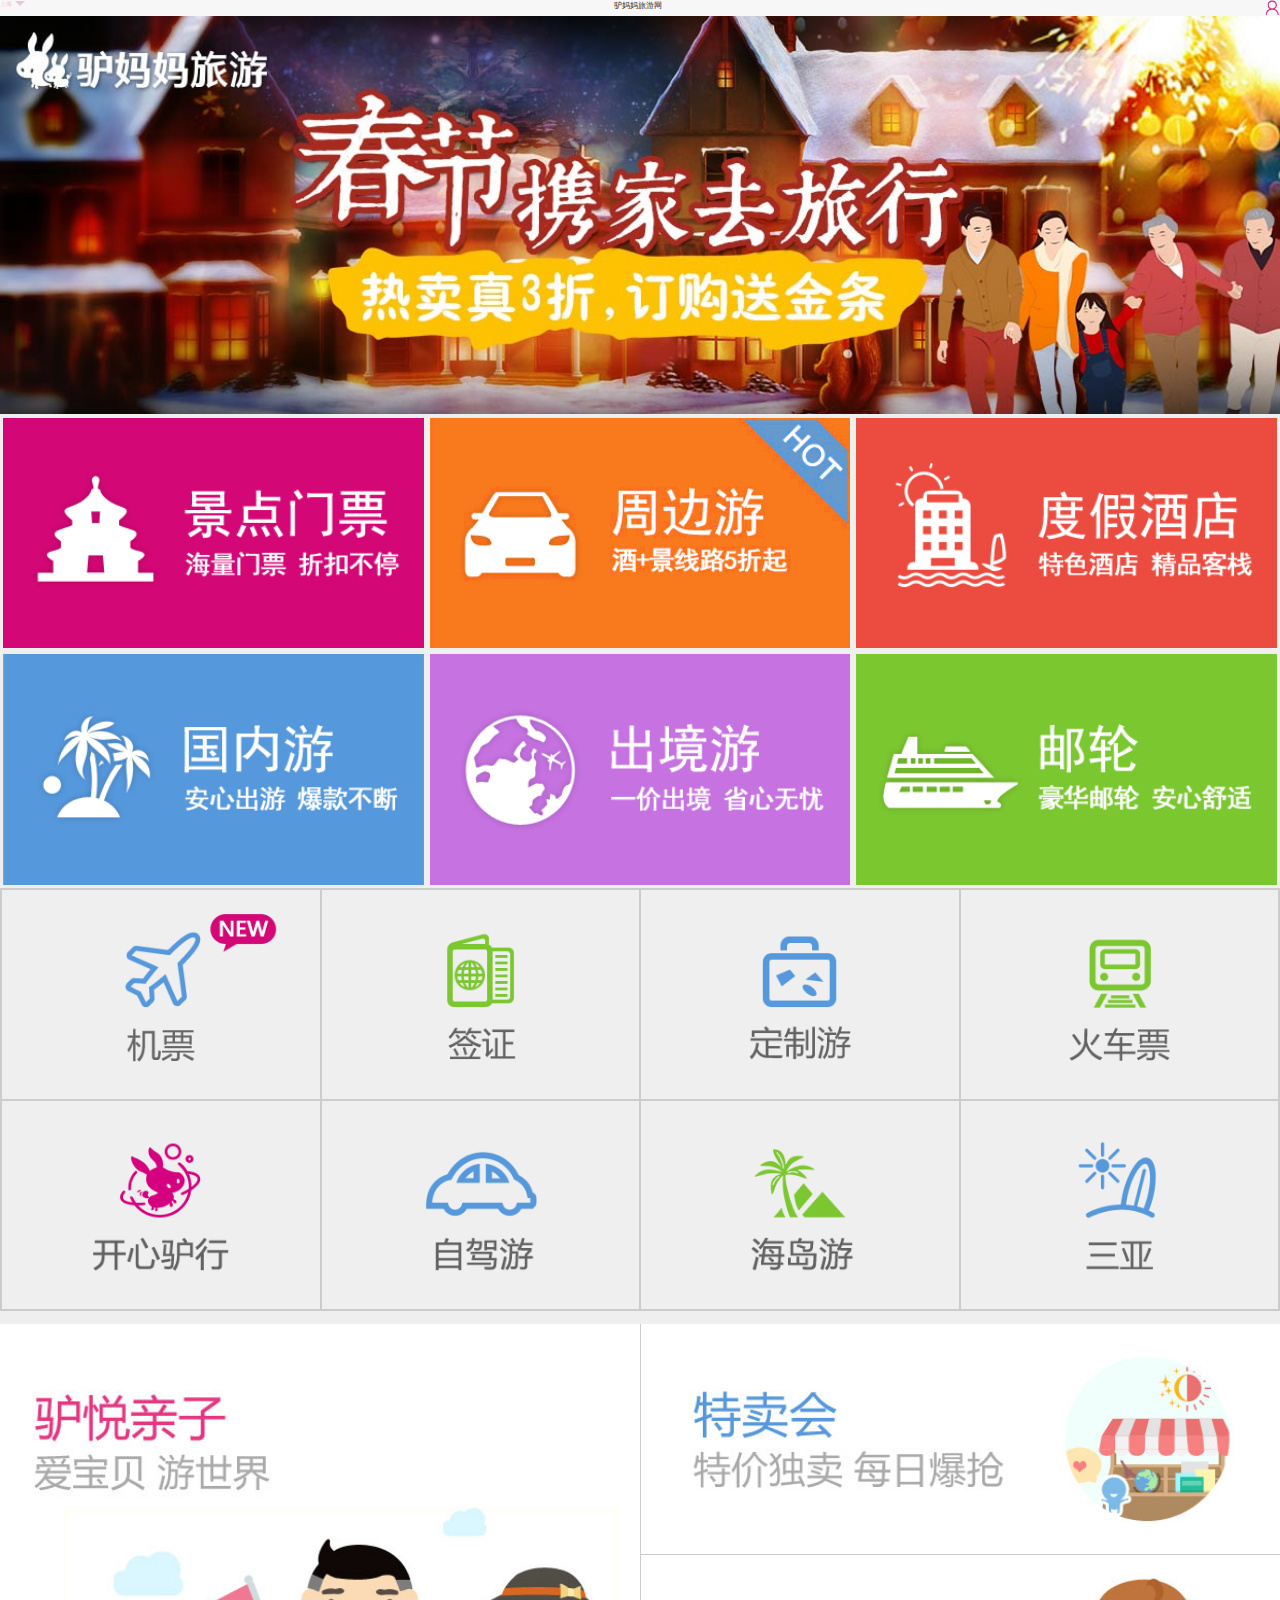
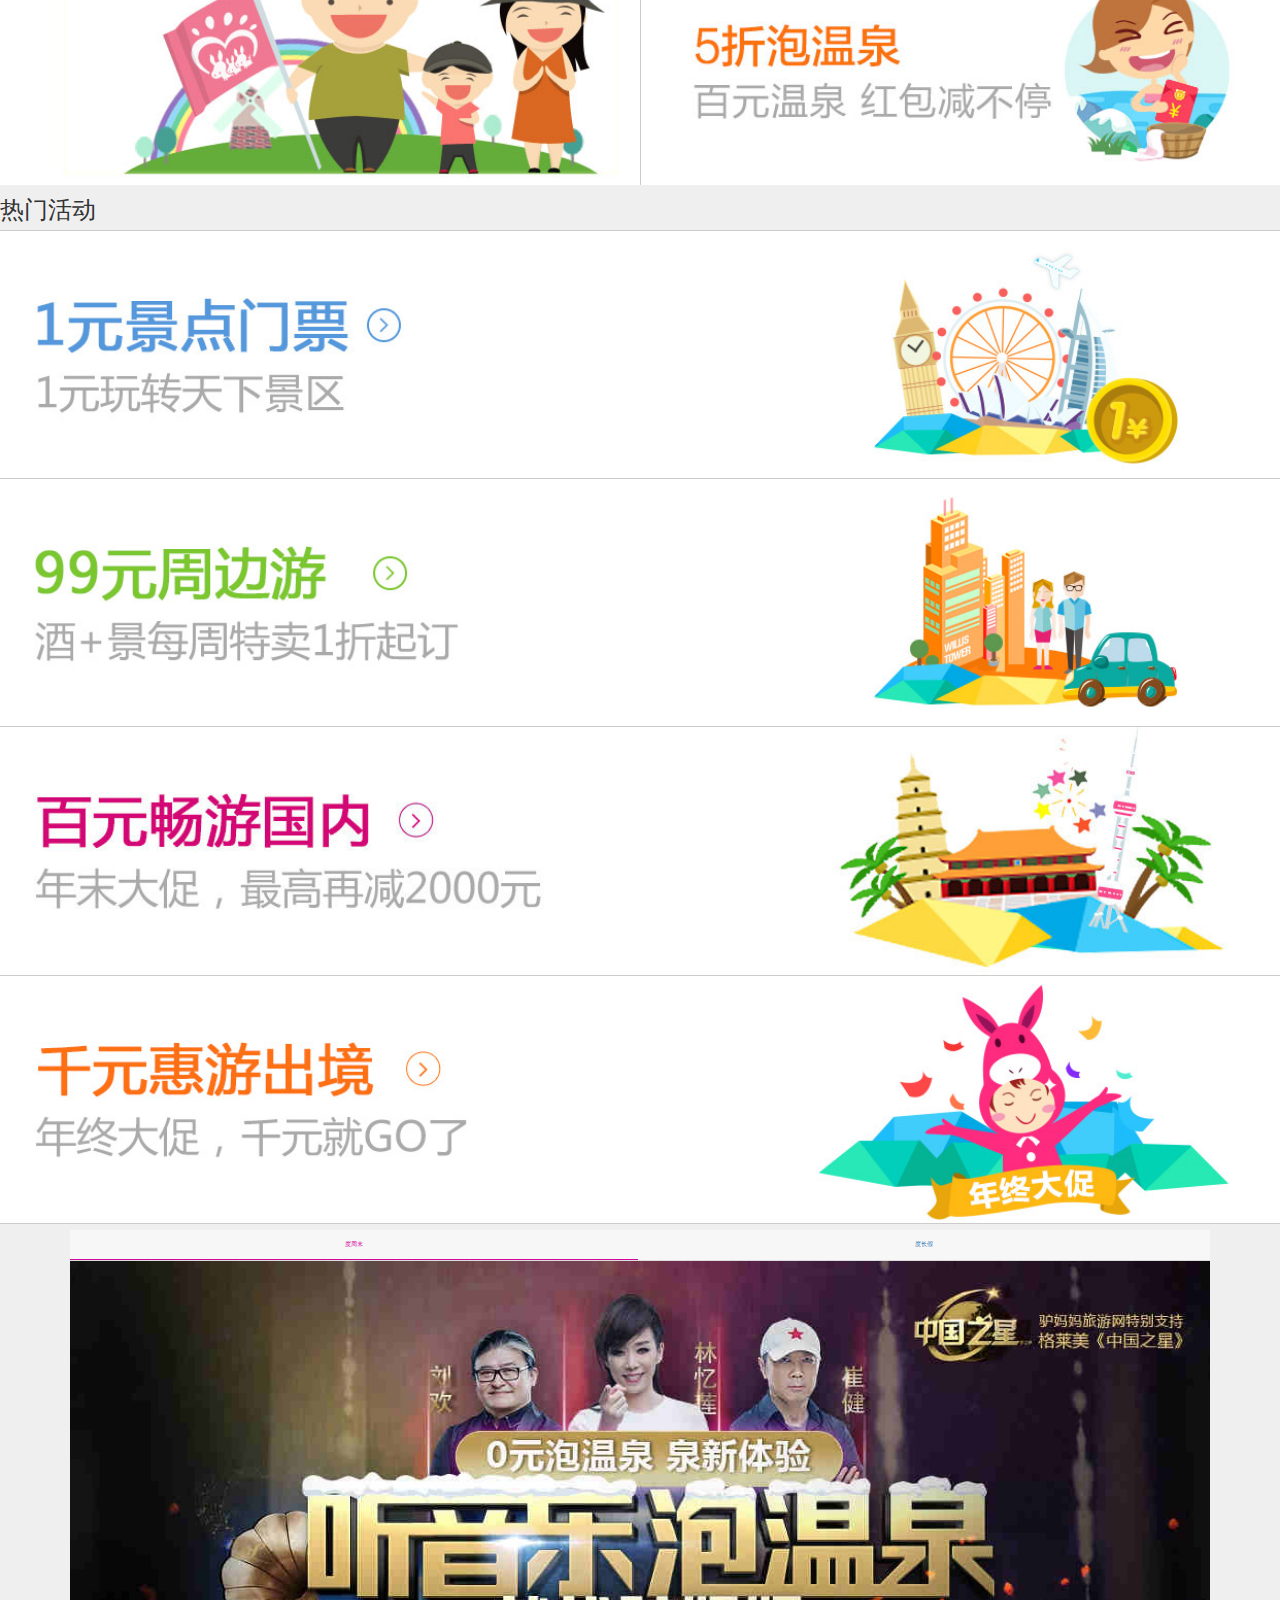
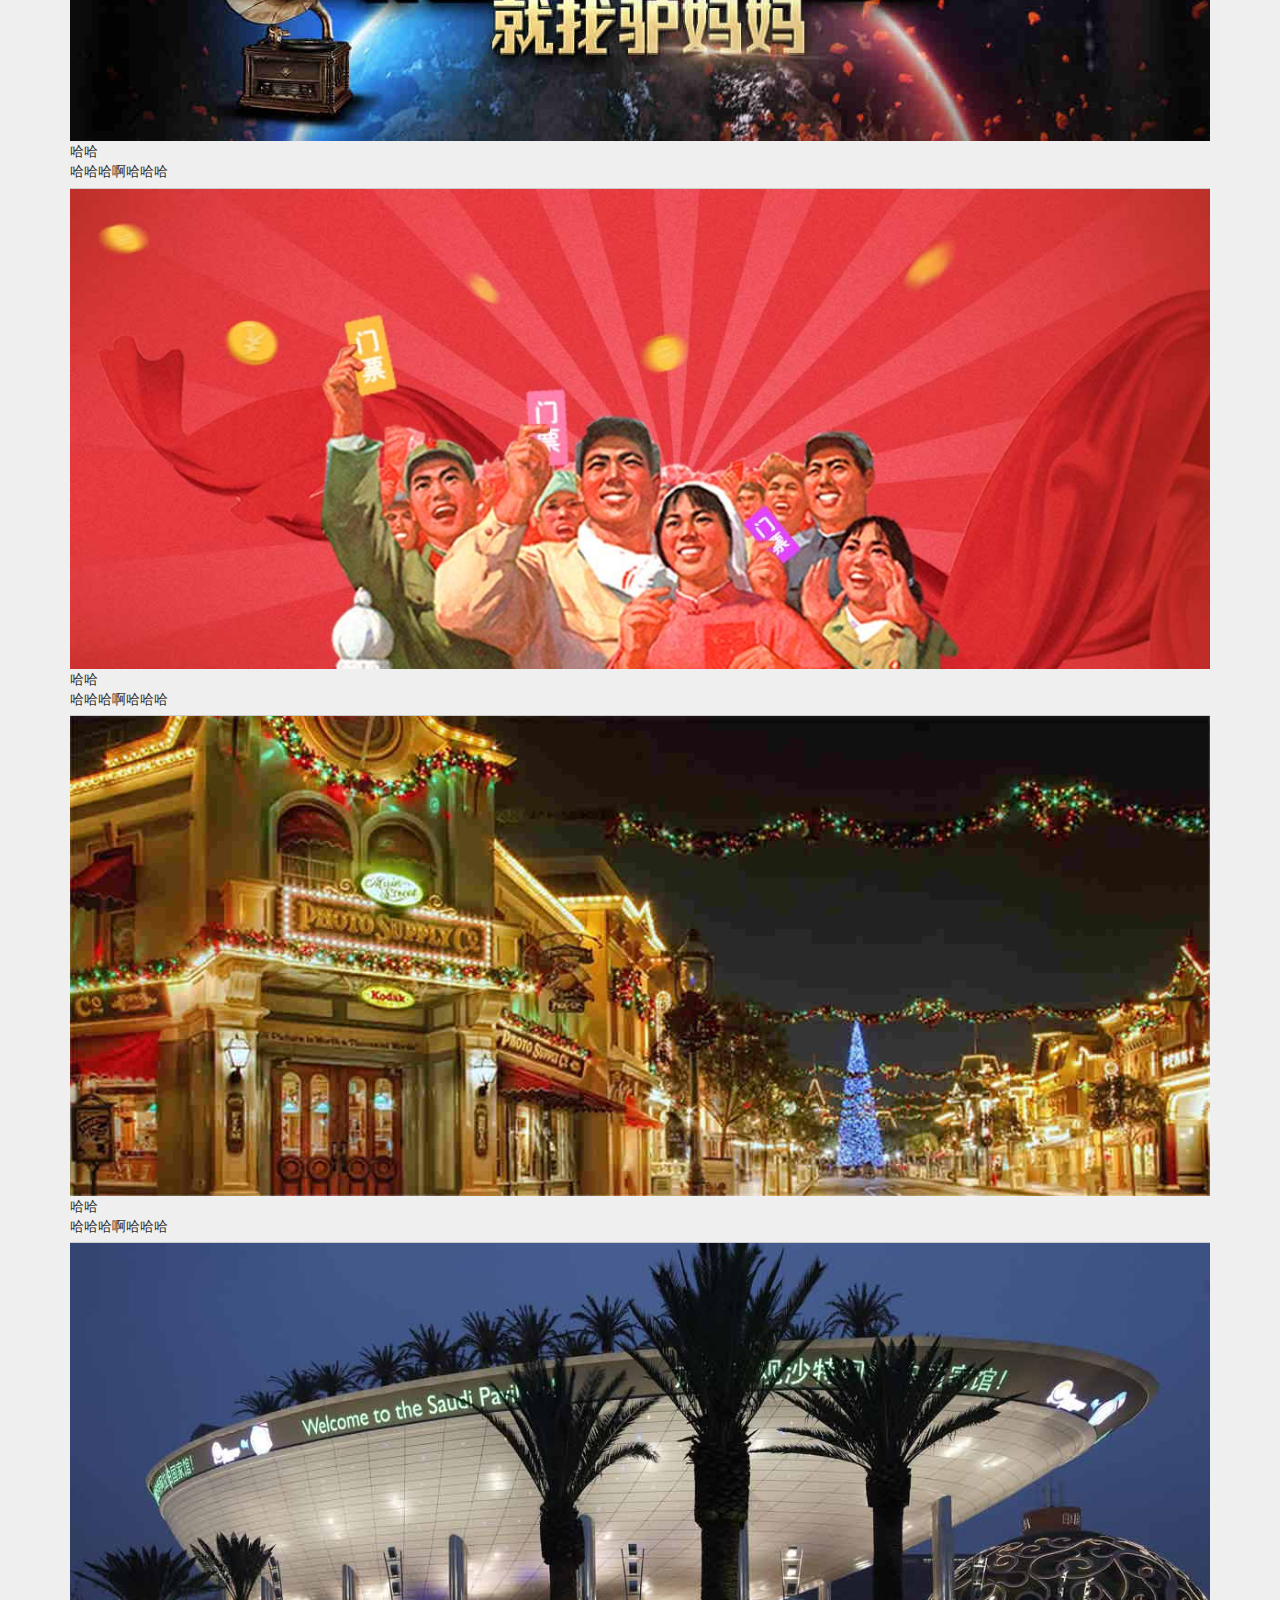
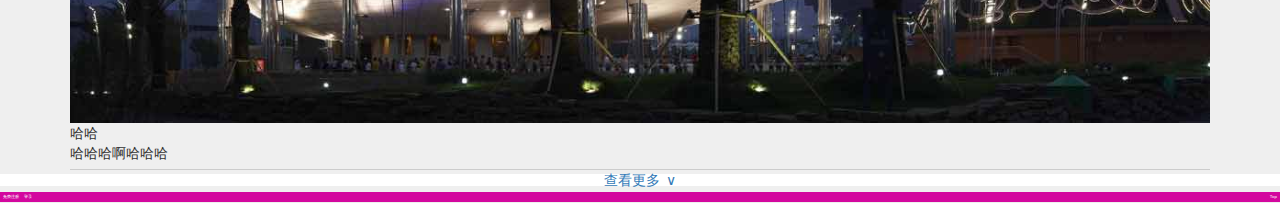
<file: 移动端网页/index.html>
<!DOCTYPE html>
<html lang="en">

<head>
    <meta charset="UTF-8">
    <meta name="viewport" content="width=device-width, initial-scale=1.0">
    <meta http-equiv="X-UA-Compatible" content="ie=edge">
    <title>Document</title>
    <link rel="stylesheet" href="./lib/bootstrap/css/bootstrap.css">
    <link rel="stylesheet" href="./dist/css/swiper.css">
    <link rel="stylesheet" href="./css/index.css">
</head>

<body>
    <div class="nav">
        <div class="address">上海</div>
        <p>驴妈妈旅游网</p>
        <div class="person"></div>
    </div>

    <div class="swiper-container">
        <ul class="swiper-wrapper">
            <li class="swiper-slide">
                <a href="javascript:;">
                    <img src="./images/img/banner1.jpg" alt="">
                </a>
            </li>
            <li class="swiper-slide">
                <a href="javascript:;">
                    <img src="./images/img/banner2.jpg" alt="">
                </a>
            </li>
            <li class="swiper-slide">
                <a href="javascript:;">
                    <img src="./images/img/banner3.jpg" alt="">
                </a>
            </li>
            <li class="swiper-slide">
                <a href="javascript:;">
                    <img src="./images/img/banner4.jpg" alt="">
                </a>
            </li>
            <li class="swiper-slide">
                <a href="javascript:;">
                    <img src="./images/img/banner5.jpg" alt="">
                </a>
            </li>
            <li class="swiper-slide">
                <a href="javascript:;">
                    <img src="./images/img/banner6.jpg" alt="">
                </a>
            </li>
            <li class="swiper-slide">
                <a href="javascript:;">
                    <img src="./images/img/banner7.jpg" alt="">
                </a>
            </li>

        </ul>
    </div>

    <div class="chanpin container-fluid">

        <div class="row">
            <div class="col-xs-4 ">

                <a href="javascript:;"><img src="./images/icon/nav1.png" alt=""></a>

            </div>
            <div class="col-xs-4 ">

                <a href="javascript:;"><img src="./images/icon/nav2.png" alt=""></a>

            </div>
            <div class="col-xs-4 ">

                <a href="javascript:;"><img src="./images/icon/nav3.png" alt=""></a>

            </div>
            <div class="col-xs-4 ">

                <a href="javascript:;"><img src="./images/icon/nav4.png" alt=""></a>

            </div>
            <div class="col-xs-4 ">

                <a href="javascript:;"><img src="./images/icon/nav5.png" alt=""></a>

            </div>
            <div class="col-xs-4 ">
                <a href="javascript:;">
                    <img src="./images/icon/nav6.png" alt="">
                </a>
            </div>
        </div>
    </div>

    <div class="jipiao container-fluid">
        <div class="row">
            <div class="col-xs-3 ">
                <a href="javascript:;">
                    <img src="./images/icon/j1.png" alt="">
                </a>
            </div>
            <div class="col-xs-3 ">
                <a href="javascript:;">
                    <img src="./images/icon/j2.png" alt="">
                </a>
            </div>
            <div class="col-xs-3 ">
                <a href="javascript:;">
                    <img src="./images/icon/j3.png" alt="">
                </a>
            </div>
            <div class="col-xs-3 ">
                <a href="javascript:;">
                    <img src="./images/icon/j4.png" alt="">
                </a>
            </div>
            <div class="col-xs-3 ">
                <a href="javascript:;">
                    <img src="./images/icon/j5.png" alt="">
                </a>
            </div>
            <div class="col-xs-3 ">
                <a href="javascript:;">
                    <img src="./images/icon/j6.png" alt="">
                </a>
            </div>
            <div class="col-xs-3 ">
                <a href="javascript:;">
                    <img src="./images/icon/j7.png" alt="">
                </a>
            </div>
            <div class="col-xs-3 ">
                <a href="javascript:;">
                    <img src="./images/icon/j8.png" alt="">
                </a>
            </div>
        </div>
    </div>

    <div class="productBox">
        <div class="pContent">
            <a href="javascript:;" class="w50 f_left">
                <img src="./images/img/t1.jpg" alt="">
            </a>
            <a href="javascript:;" class="w50 f_left b_bt b_l">
                <img src="./images/img/t3.jpg" alt="">
            </a>
            <a href="javascript:;" class="w50 f_left b_l">
                <img src="./images/img/t2.jpg" alt="">
            </a>
        </div>
    </div>

    <div class="hot">
        <h3>热门活动</h3>
        <img src="./images/img/r1.jpg" alt="">
        <img src="./images/img/r2.jpg" alt="">
        <img src="./images/img/r3.jpg" alt="">
        <img src="./images/img/r4.jpg" alt="">

    </div>

    <div class="tab">
        <div class="container">
            <div class="tabs_parent">
                <ul class="nav nav-tabs" role="tablist">
                    <li role="presentation" class="active"><a href="#p1" aria-controls="p1" role="tab" data-toggle="tab">度周末</a></li>
                    <li role="presentation"><a href="#p2" aria-controls="p2" role="tab" data-toggle="tab">度长假</a></li>
                </ul>
                <div class="tab-content">
                    <div role="tabpanel" class="tab-pane active" id="p1">
                        <div>
                            <img src="./images/img/zm1.jpg" alt="">
                            <p>哈哈</p>
                            <p>哈哈哈啊哈哈哈</p>
                        </div>
                        <div>
                            <img src="./images/img/zm2.jpg" alt="">
                            <p>哈哈</p>
                            <p>哈哈哈啊哈哈哈</p>
                        </div>
                        <div>
                            <img src="./images/img/zm3.jpg" alt="">
                            <p>哈哈</p>
                            <p>哈哈哈啊哈哈哈</p>
                        </div>
                        <div>
                            <img src="./images/img/zm4.jpg" alt="">
                            <p>哈哈</p>
                            <p>哈哈哈啊哈哈哈</p>
                        </div>
                    </div>
                    <div role="tabpanel" class="tab-pane" id="p2">
                        2
                    </div>
                </div>
            </div>
        </div>
    </div>

    <div class="footer">
        <div class="more">
            <a href="javascript:;">查看更多<span>∨</span></a>
        </div>
        <div class="register">
            <div>免费注册<span>登录</span></div>
            <div>Top</div>
        </div>
    </div>



    <script src="./js/jquery.min.js"></script>
    <script src="./dist/js/swiper.js"></script>
    <script src="./lib/bootstrap/js/bootstrap.js"></script>
    <script>
        var mySwiper = new Swiper('.swiper-container', {
            autoplay: 2000,
            loop: true,
            pagination: ".swiper-pagination",
            paginationClickable: true,
        });
    </script>
</body>

</html>
</file>
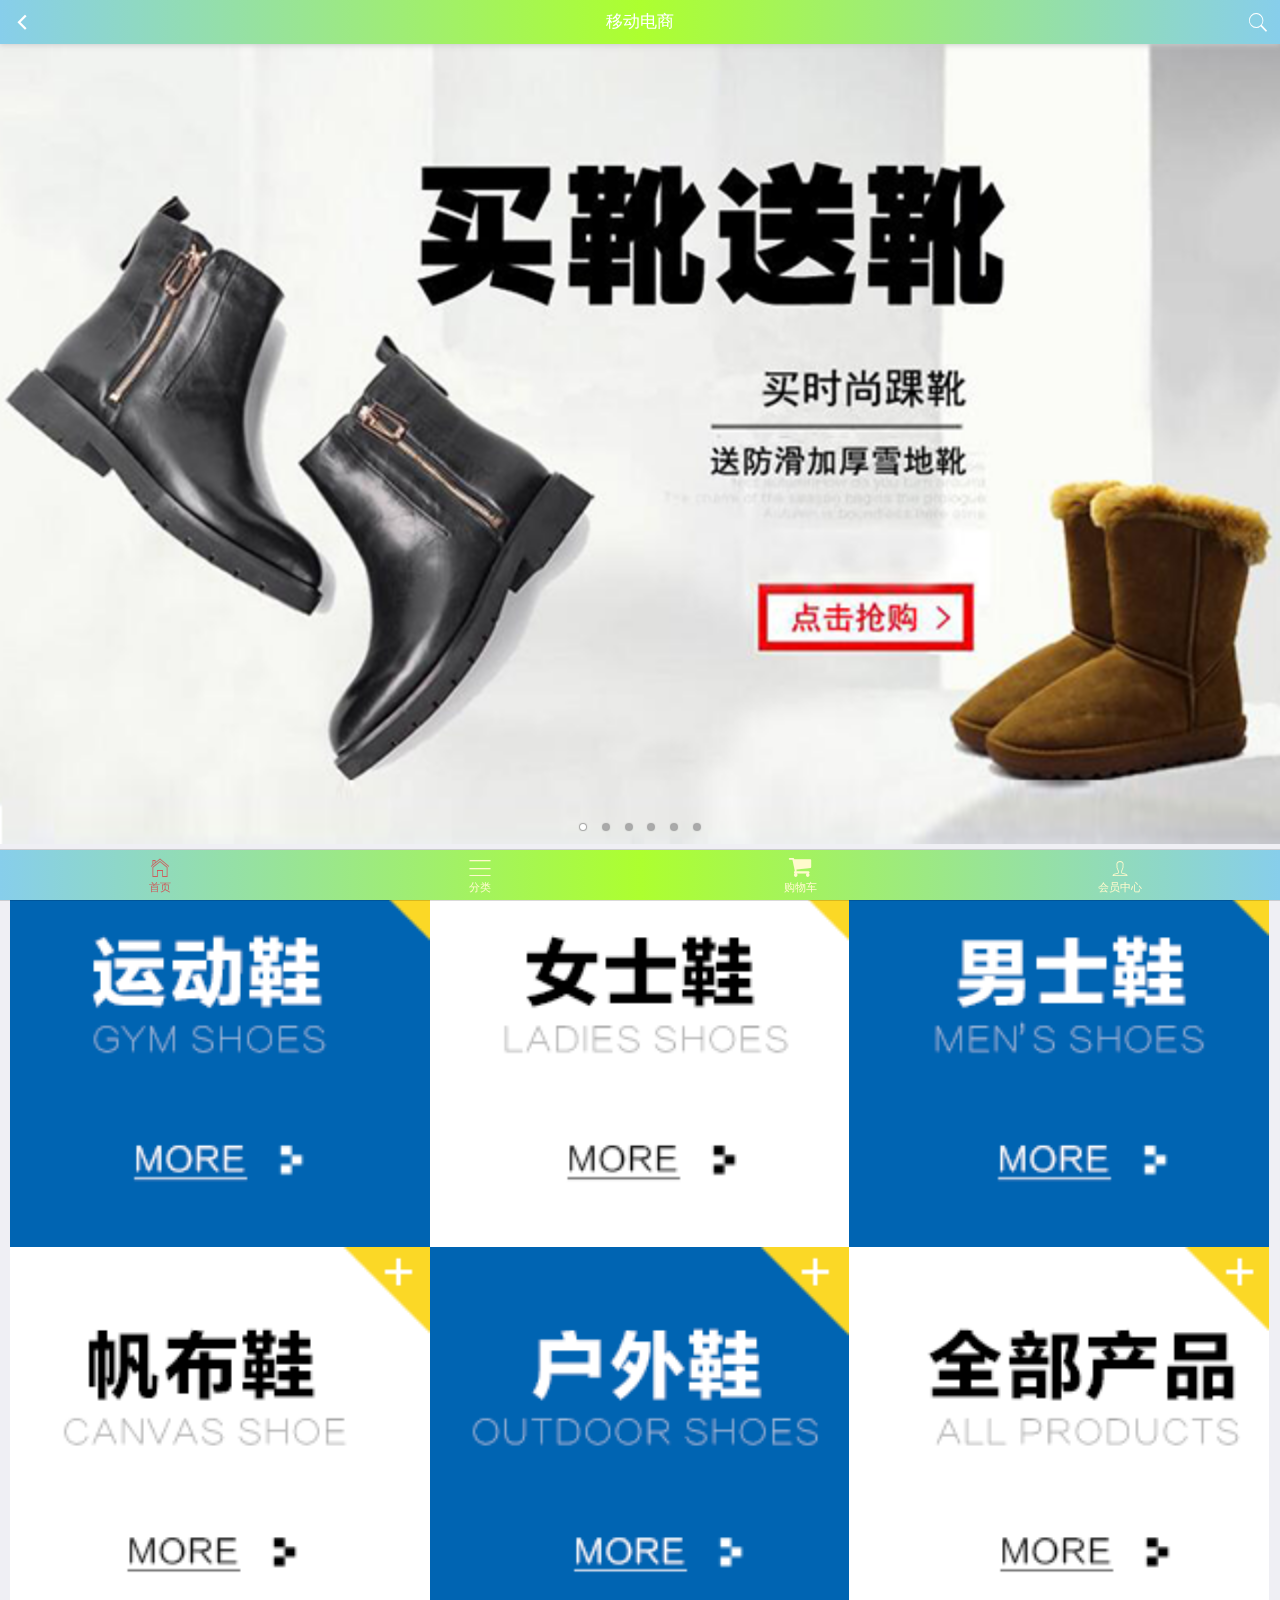
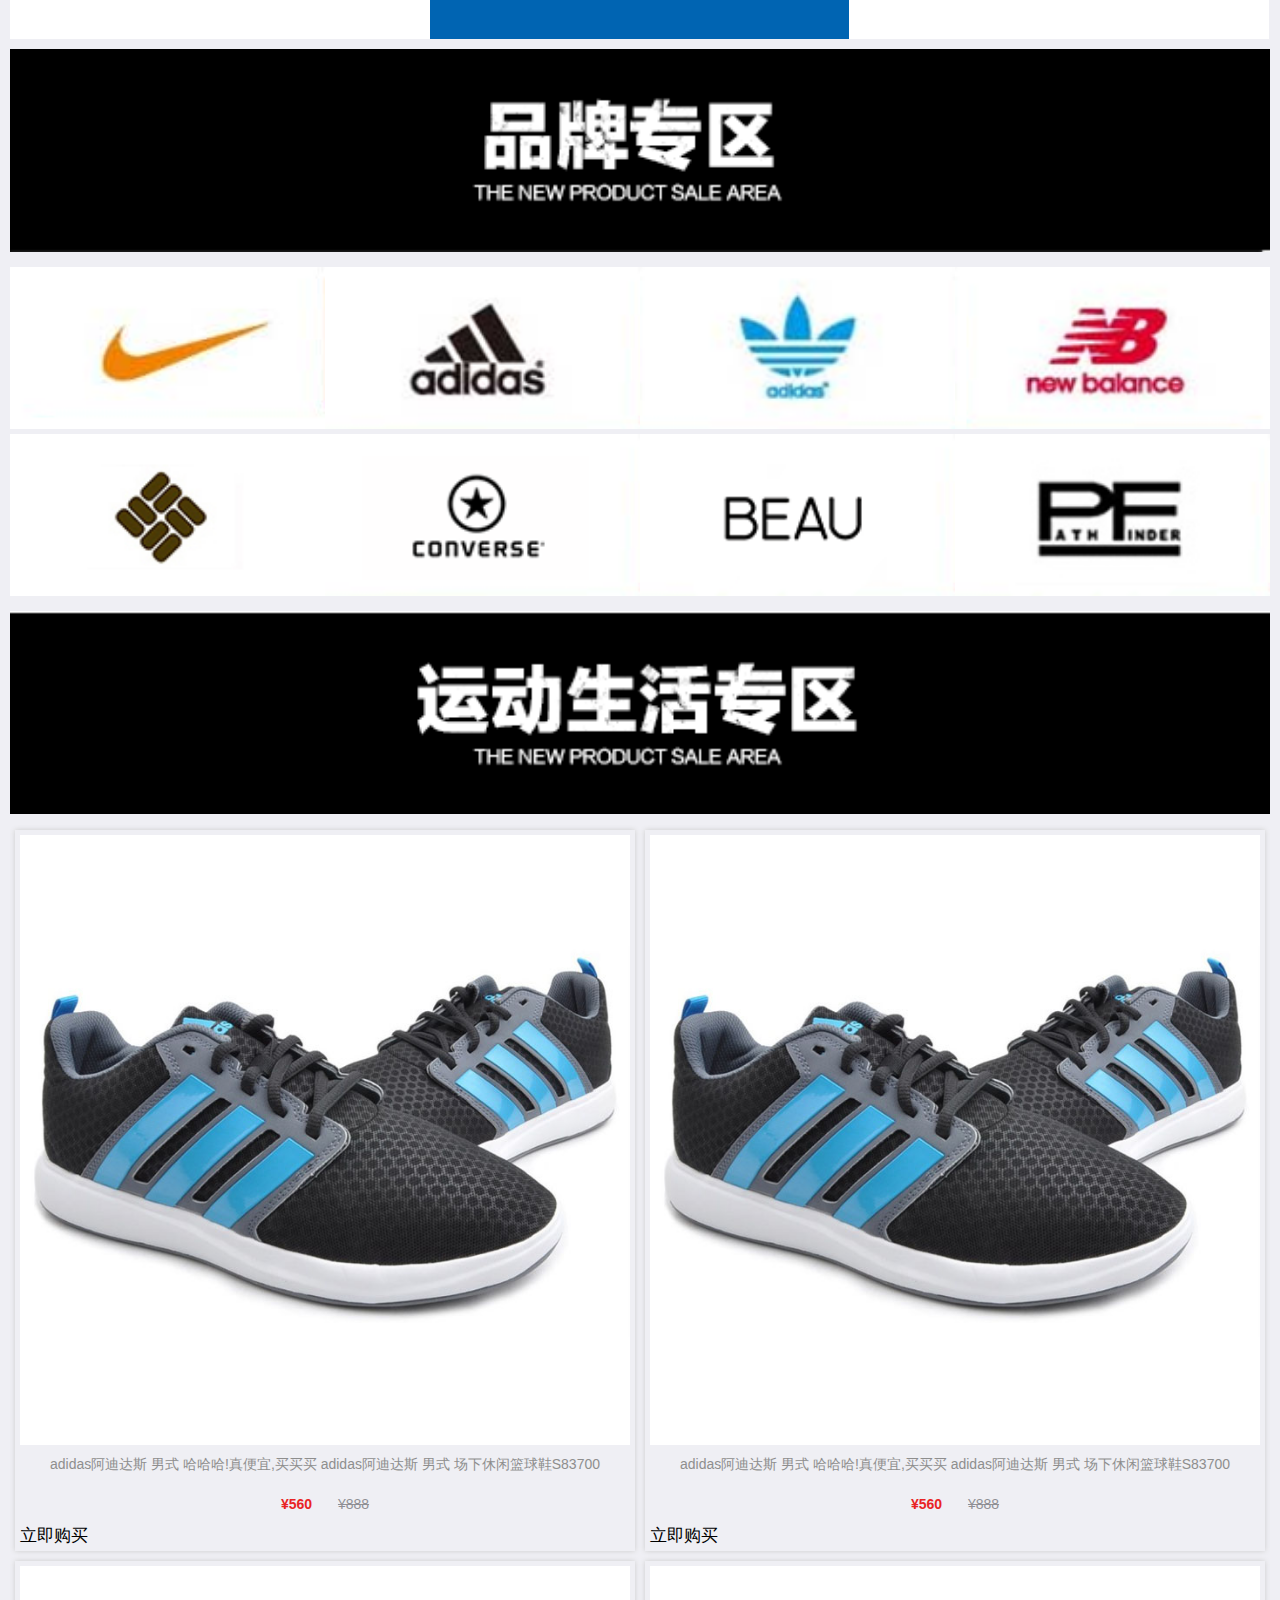
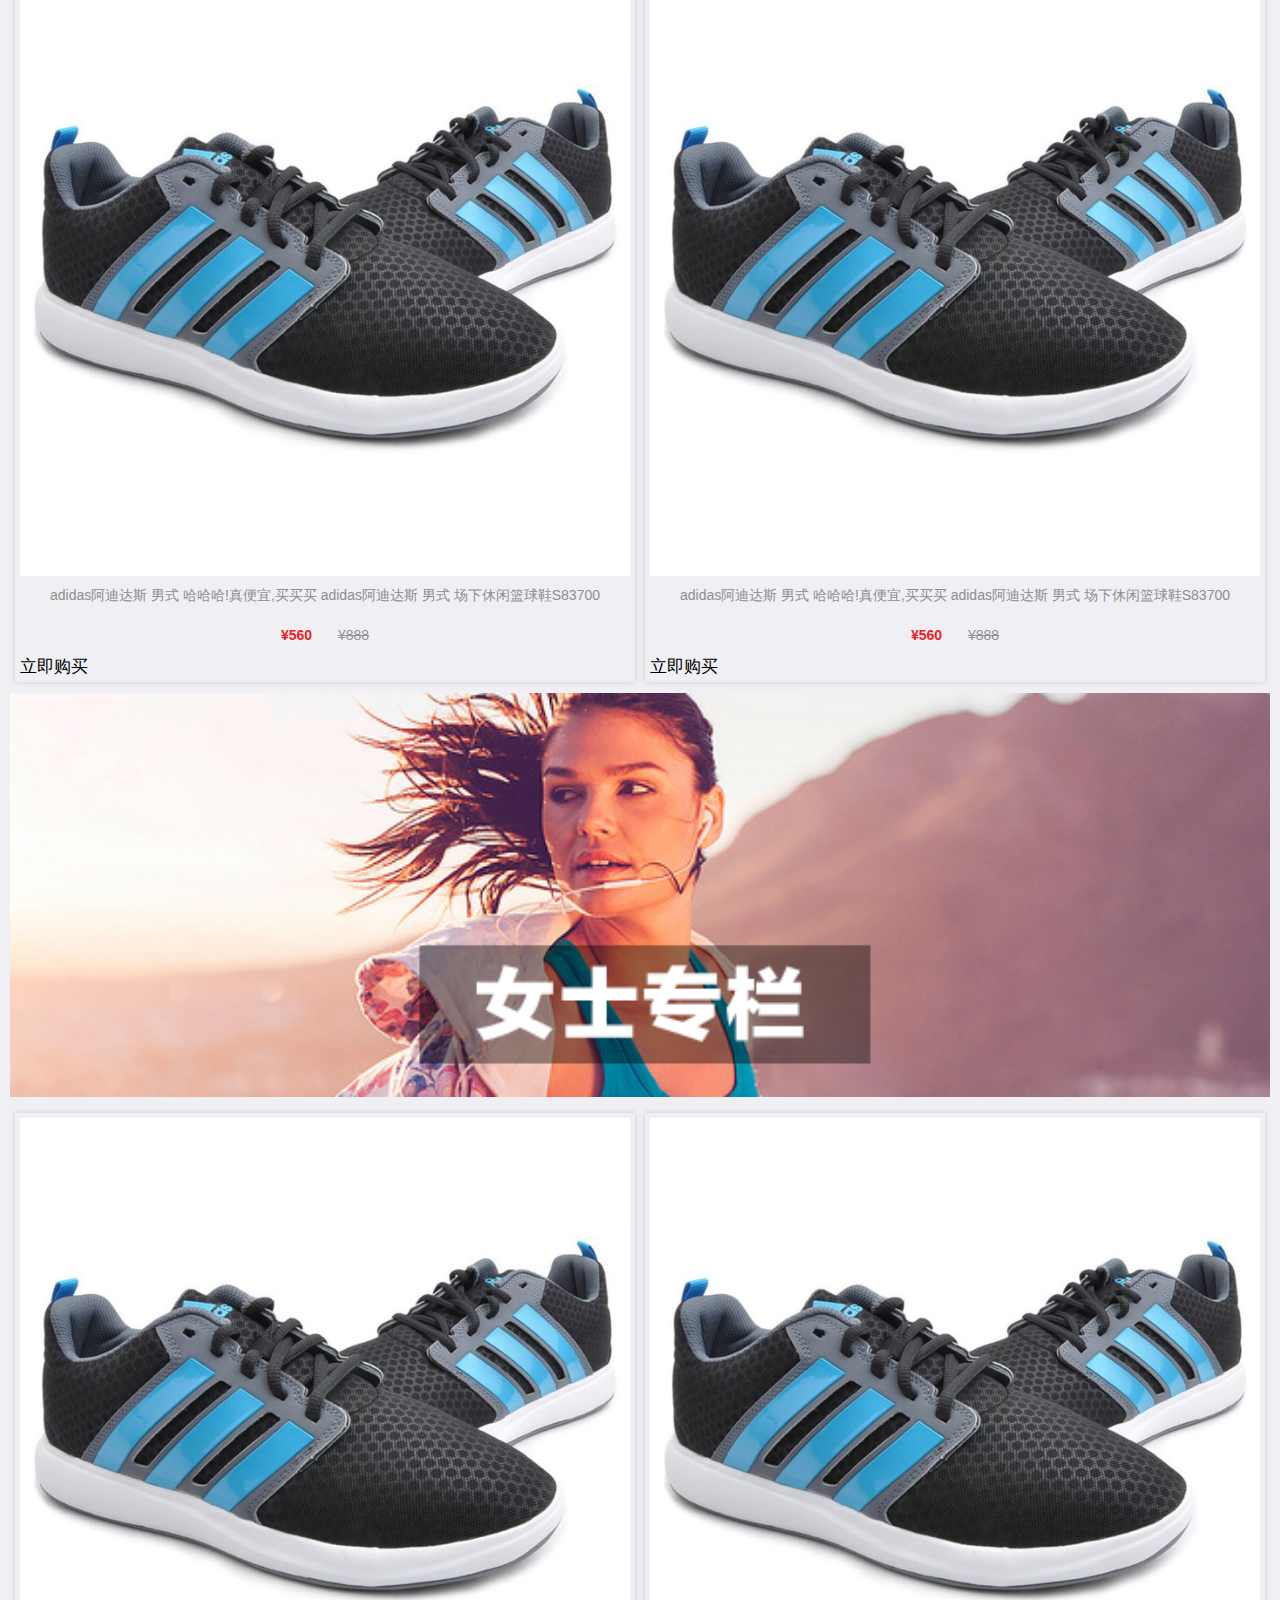
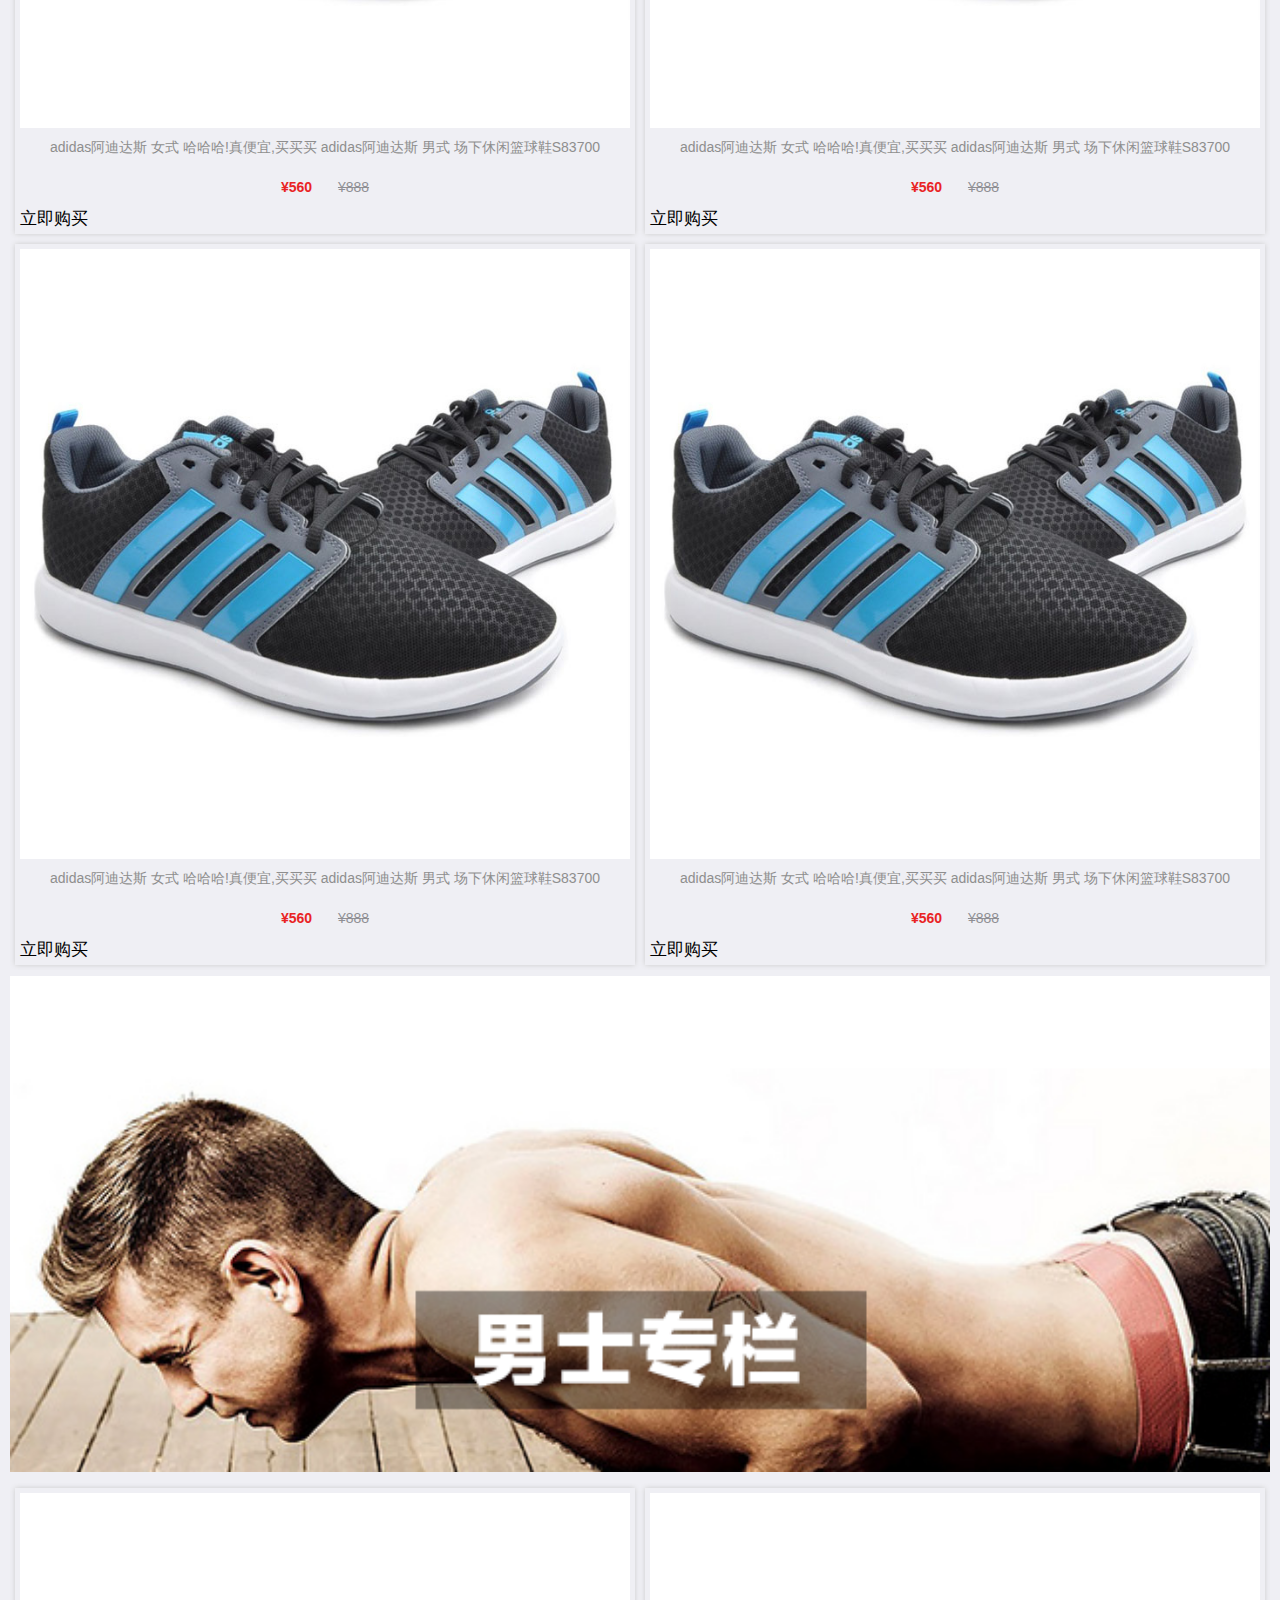
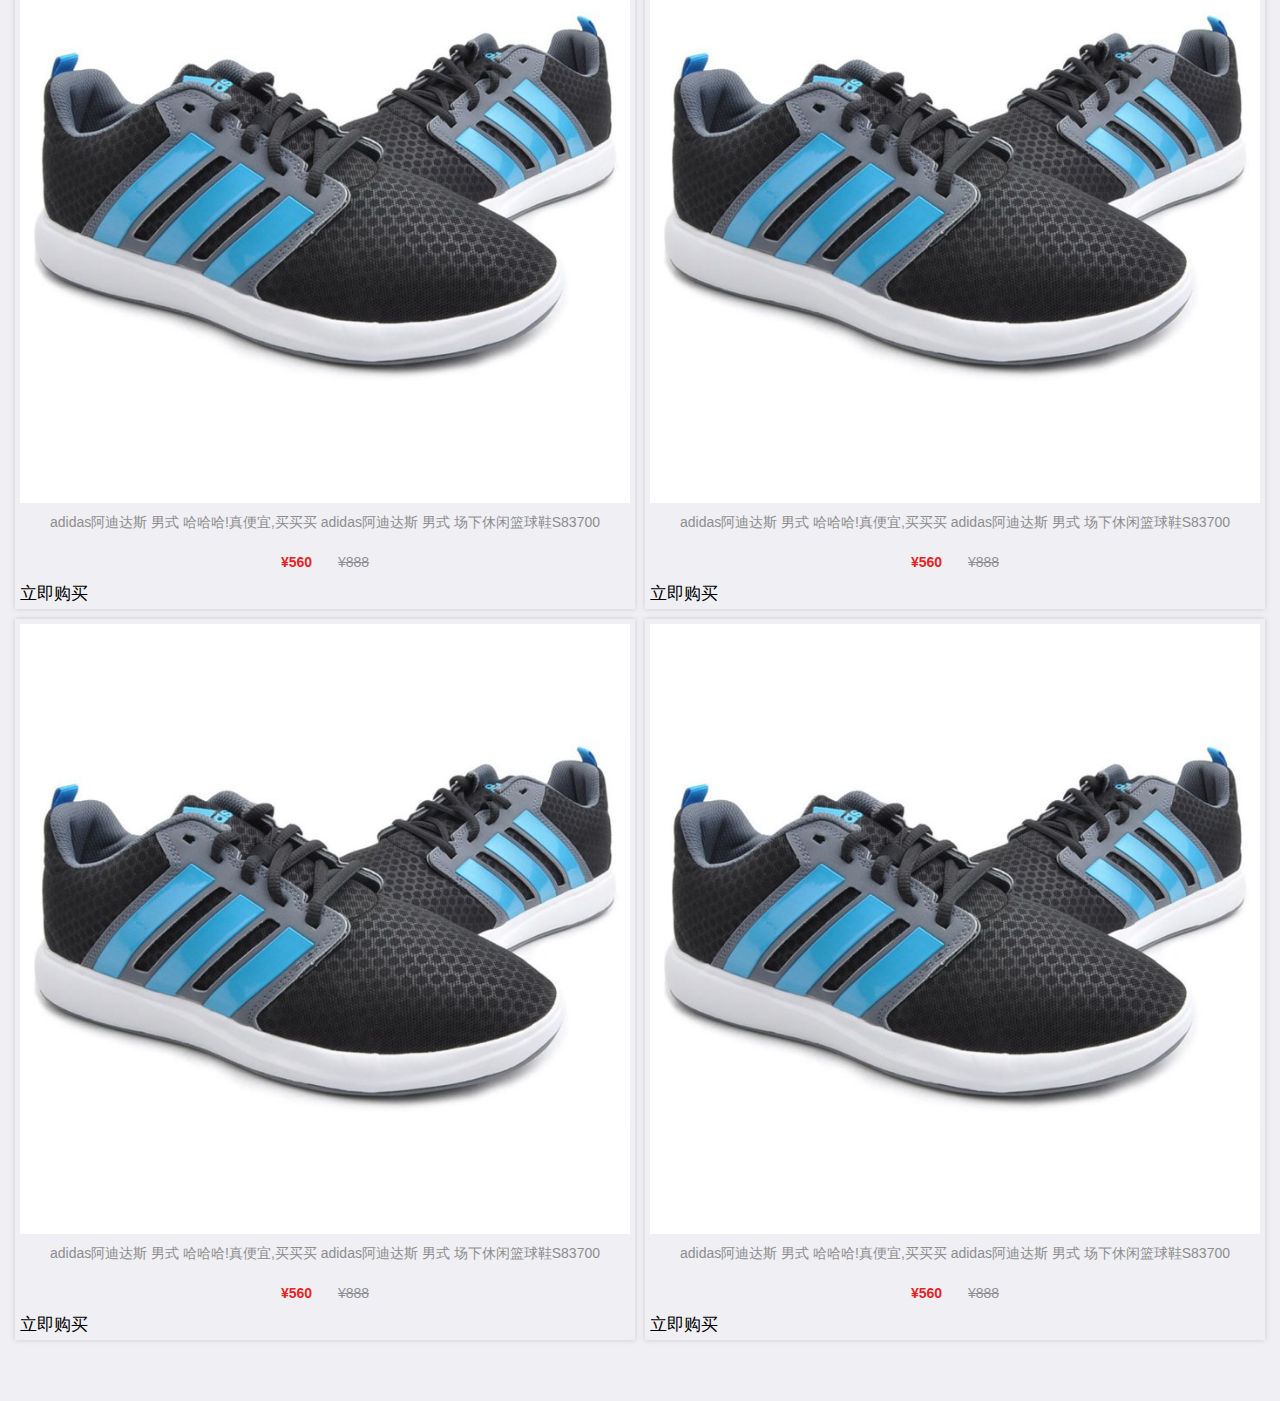
<file: public/mym/index.html>
<!DOCTYPE html>
<html lang="en">

<head>
	<meta charset="UTF-8">
	<title>Document</title>
	<meta name="viewport" content="width=device-width, user-scalable=no, initial-scale=1.0, maximum-scale=1.0, minimum-scale=1.0">
	<link rel="stylesheet" href="assets/mui/css/mui.min.css">
	<link rel="stylesheet" href="./assets/fontAwesome/css/font-awesome.css">
	<link rel="stylesheet" href="./css/index.css">
	<script src="assets/mui/js/mui.min.js"></script>
</head>

<body>
	<header class="mui-bar mui-bar-nav my-header">
		<a class="mui-action-back mui-icon mui-icon-left-nav mui-pull-left"></a>
		<h1 class="mui-title">移动电商</h1>
		<a href="javascript:;" class="mui-icon mui-icon-search mui-pull-right"></a>

	</header>
	<nav class="mui-bar mui-bar-tab footer my-footer">
		<a class="mui-tab-item mui-active" href="index.html">
			<span class="mui-icon mui-icon-home"></span>
			<span class="mui-tab-label">首页</span>
		</a>
		<a class="mui-tab-item" href="category.html">
			<span class="mui-icon mui-icon-bars"></span>
			<span class="mui-tab-label">分类</span>
		</a>
		<a class="mui-tab-item" href="cart.html">
			<span class="mui-icon iconfont icon-gouwuche fa fa-shopping-cart"></span>
			<span class="mui-tab-label">购物车</span>
		</a>
		<a class="mui-tab-item" href="user.html">
			<span class="mui-icon mui-icon-person"></span>
			<span class="mui-tab-label">会员中心</span>
		</a>
	</nav>
	<div class="mui-content">
		<!-- 轮播图 -->
		<div class="mui-slider">
			<!-- 循环播放需要在mui-slider-group中加一个mui-slider-loop类名 -->
			<!-- 同时还要复制第一张图片到最后和复制最后一张到第一个前面 -->
			<div class="mui-slider-group mui-slider-loop">
				<div class="mui-slider-item">
					<a href="#">
						<img src="images/banner6.png" />
					</a>
				</div>
				<div class="mui-slider-item">
					<a href="#">
						<img src="images/banner1.png" />
					</a>
				</div>
				<div class="mui-slider-item">
					<a href="#">
						<img src="images/banner2.png" />
					</a>
				</div>
				<div class="mui-slider-item">
					<a href="#">
						<img src="images/banner3.png" />
					</a>
				</div>
				<div class="mui-slider-item">
					<a href="#">
						<img src="images/banner4.png" />
					</a>
				</div>
				<div class="mui-slider-item">
					<a href="#">
						<img src="images/banner5.png" />
					</a>
				</div>
				<div class="mui-slider-item">
					<a href="#">
						<img src="images/banner6.png" />
					</a>
				</div>
				<div class="mui-slider-item">
					<a href="#">
						<img src="images/banner1.png" />
					</a>
				</div>
			</div>
			<div class="mui-slider-indicator">
				<div class="mui-indicator mui-active"></div>
				<div class="mui-indicator"></div>
				<div class="mui-indicator"></div>
				<div class="mui-indicator"></div>
				<div class="mui-indicator"></div>
				<div class="mui-indicator"></div>
			</div>
		</div>
		<!-- /轮播图 -->

		<!-- 导航链接 -->
		<div class="nav-links mui-clearfix">
			<a href="#">
				<img src="images/nav1.png">
			</a>
			<a href="#">
				<img src="images/nav2.png">
			</a>
			<a href="#">
				<img src="images/nav3.png">
			</a>
			<a href="#">
				<img src="images/nav4.png">
			</a>
			<a href="#">
				<img src="images/nav5.png">
			</a>
			<a href="#">
				<img src="images/nav6.png">
			</a>
		</div>
		<!-- /导航链接 -->

		<!-- 品牌专区开始 -->
		<div class="brand">
			<img src="images/title0.png" class="title">
			<ul>
				<li>
					<a href="">
						<img src="images/brand1.png" alt="">
					</a>
				</li>
				<li>
					<a href="">
						<img src="images/brand2.png" alt="">
					</a>
				</li>
				<li>
					<a href="">
						<img src="images/brand3.png" alt="">
					</a>
				</li>
				<li>
					<a href="">
						<img src="images/brand4.png" alt="">
					</a>
				</li>
				<li>
					<a href="">
						<img src="images/brand5.png" alt="">
					</a>
				</li>
				<li>
					<a href="">
						<img src="images/brand6.png" alt="">
					</a>
				</li>
				<li>
					<a href="">
						<img src="images/brand7.png" alt="">
					</a>
				</li>
				<li>
					<a href="">
						<img src="images/brand8.png" alt="">
					</a>
				</li>
			</ul>
		</div>
		<!-- /品牌专区结束 -->

		<!-- 运动生活专区开始 -->
		<div class="product">
			<img src="images/title1.png" class="title">
			<ul class="mui-clearfix">
				<li>
					<a href="#">
						<img src="images/product.jpg">
						<span class="name">
							adidas阿迪达斯 男式 哈哈哈!真便宜,买买买
							adidas阿迪达斯 男式 场下休闲篮球鞋S83700
						</span>
						<p>
							<span>¥560</span>
							<span>¥888</span>
						</p>
						<span class="buy-now">立即购买</span>
					</a>
				</li>
				<li>
					<a href="#">
						<img src="images/product.jpg">
						<span class="name">
							adidas阿迪达斯 男式 哈哈哈!真便宜,买买买
						adidas阿迪达斯 男式 场下休闲篮球鞋S83700
						</span>
						<p>
							<span>¥560</span>
							<span>¥888</span>
						</p>
						<span class="buy-now">立即购买</span>
					</a>
				</li>
				<li>
					<a href="#">
						<img src="images/product.jpg">
						<span class="name">
							adidas阿迪达斯 男式 哈哈哈!真便宜,买买买
							adidas阿迪达斯 男式 场下休闲篮球鞋S83700
						</span>
						<p>
							<span>¥560</span>
							<span>¥888</span>
						</p>
						<span class="buy-now">立即购买</span>
					</a>
				</li>
				<li>
					<a href="#">
						<img src="images/product.jpg">
						<span class="name">
							adidas阿迪达斯 男式 哈哈哈!真便宜,买买买
							adidas阿迪达斯 男式 场下休闲篮球鞋S83700
						</span>
						<p>
							<span>¥560</span>
							<span>¥888</span>
						</p>
						<span class="buy-now">立即购买</span>
					</a>
				</li>
			</ul>
		</div>
		<!-- /运动生活专区结束 -->

		<!-- 女士专栏开始 -->
		<div class="product">
			<img src="images/title2.png" class="title">
			<ul class="mui-clearfix">
				<li>
					<a href="#">
						<img src="images/product.jpg">
						<span class="name">
							adidas阿迪达斯 女式 哈哈哈!真便宜,买买买
							adidas阿迪达斯 男式 场下休闲篮球鞋S83700
						</span>
						<p>
							<span>¥560</span>
							<span>¥888</span>
						</p>
						<span class="buy-now">立即购买</span>
					</a>
				</li>
				<li>
					<a href="#">
						<img src="images/product.jpg">
						<span class="name">
							adidas阿迪达斯 女式 哈哈哈!真便宜,买买买
							adidas阿迪达斯 男式 场下休闲篮球鞋S83700
						</span>
						<p>
							<span>¥560</span>
							<span>¥888</span>
						</p>
						<span class="buy-now">立即购买</span>
					</a>
				</li>
				<li>
					<a href="#">
						<img src="images/product.jpg">
						<span class="name">
							adidas阿迪达斯 女式 哈哈哈!真便宜,买买买
							adidas阿迪达斯 男式 场下休闲篮球鞋S83700
						</span>
						<p>
							<span>¥560</span>
							<span>¥888</span>
						</p>
						<span class="buy-now">立即购买</span>
					</a>
				</li>
				<li>
					<a href="#">
						<img src="images/product.jpg">
						<span class="name">
							adidas阿迪达斯 女式 哈哈哈!真便宜,买买买
							adidas阿迪达斯 男式 场下休闲篮球鞋S83700
						</span>
						<p>
							<span>¥560</span>
							<span>¥888</span>
						</p>
						<span class="buy-now">立即购买</span>
					</a>
				</li>
			</ul>
		</div>
		<!-- /女士专栏结束 -->

		<!-- 男士专栏开始 -->
		<div class="product">
			<img src="images/title3.png" class="title">
			<ul class="mui-clearfix">
				<li>
					<a href="#">
						<img src="images/product.jpg">
						<span class="name">
							adidas阿迪达斯 男式 哈哈哈!真便宜,买买买
							adidas阿迪达斯 男式 场下休闲篮球鞋S83700
						</span>
						<p>
							<span>¥560</span>
							<span>¥888</span>
						</p>
						<span class="buy-now">立即购买</span>
					</a>
				</li>
				<li>
					<a href="#">
						<img src="images/product.jpg">
						<span class="name">
							adidas阿迪达斯 男式 哈哈哈!真便宜,买买买
							adidas阿迪达斯 男式 场下休闲篮球鞋S83700
						</span>
						<p>
							<span>¥560</span>
							<span>¥888</span>
						</p>
						<span class="buy-now">立即购买</span>
					</a>
				</li>
				<li>
					<a href="#">
						<img src="images/product.jpg">
						<span class="name">
							adidas阿迪达斯 男式 哈哈哈!真便宜,买买买
							adidas阿迪达斯 男式 场下休闲篮球鞋S83700
						</span>
						<p>
							<span>¥560</span>
							<span>¥888</span>
						</p>
						<span class="buy-now">立即购买</span>
					</a>
				</li>
				<li>
					<a href="#">
						<img src="images/product.jpg">
						<span class="name">
							adidas阿迪达斯 男式 哈哈哈!真便宜,买买买
							adidas阿迪达斯 男式 场下休闲篮球鞋S83700
						</span>
						<p>
							<span>¥560</span>
							<span>¥888</span>
						</p>
						<span class="buy-now">立即购买</span>
					</a>
				</li>
			</ul>
		</div>
		<!-- /男士专栏结束 -->
	</div>
</body>

</html>
</file>
<file: 移动端网页/css/index.css>
@media screen and (device-width: 320px) {
  html {
    font-size: 16px;
  }
}
@media screen and (device-width: 360px) {
  html {
    font-size: 18px;
  }
}
@media screen and (device-width: 375px) {
  html {
    font-size: 18.75px;
  }
}
@media screen and (device-width: 414px) {
  html {
    font-size: 20.07px;
  }
}
body,
ul,
li,
h3,
h4,
p,
div {
  padding: 0;
  margin: 0;
}
body {
  background-color: #efefef;
}
a {
  display: block;
  text-decoration: none;
}
.layout {
  max-width: 640px;
  margin: 0 auto;
}
.nav {
  font-size: 0.625rem;
  display: flex;
  background-color: #F7F7F7;
}
.nav .address {
  color: #EFC4DC;
  position: relative;
}
.nav .address::after {
  content: '';
  display: block;
  width: 0;
  height: 0;
  border-width: 0.5rem 0.5rem 0;
  border-style: solid;
  border-color: #EFC4DC transparent transparent;
  /*黄 透明 透明 */
  position: absolute;
  top: 0.09375rem;
  right: -1.25rem;
}
.nav p {
  font-size: 0.78125rem;
  display: block;
  text-align: center;
  flex: 1;
}
.nav .person {
  width: 1.5625rem;
  height: 1.5625rem;
  background: url(../images/icon/my.png) no-repeat center center;
  background-size: cover;
}
.swiper-container {
  width: 100%;
}
ul {
  list-style: none;
}
.swiper-slide img {
  width: 100%;
  display: block;
}
.chanpin {
  margin: 0;
  padding: 0;
}
.chanpin div {
  margin: 0;
  padding: 0;
}
.chanpin a {
  margin: 0.3125rem;
  display: block;
  padding: 0;
}
.chanpin a img {
  display: block;
  padding: 0;
  width: 100%;
}
.jipiao {
  margin: 0;
  margin-bottom: 1.25rem;
}
.jipiao div {
  border: 0.015625rem solid #ccc;
}
.jipiao a {
  display: block;
  padding: 0;
}
.jipiao a img {
  display: block;
  width: 100%;
}
.productBox {
  margin-bottom: 1.25rem;
}
.productBox .pContent {
  width: 100%;
  overflow: hidden;
  background-color: #fff;
}
.pContent {
  width: 100%;
  overflow: hidden;
  background-color: #fff;
}
.w50 {
  width: 50%;
  display: block;
}
.w50 > img {
  width: 100%;
  display: block;
  box-sizing: border-box;
}
.f_left {
  float: left;
}
.b_l {
  border-left: 0.03125rem solid #ccc;
}
.b_bt {
  border-bottom: 0.03125rem solid #ccc;
}
.b_r {
  border-right: 0.03125rem solid #ccc;
}
.hot {
  padding-bottom: 0.625rem;
}
.hot h3 {
  padding-bottom: 0.625rem;
  border-bottom: 0.03125rem solid #ccc;
}
.hot img {
  width: 100%;
  display: block;
  border-bottom: 0.03125rem solid #ccc;
}
.tab .nav-tabs > li {
  margin-bottom: 0;
  width: 50%;
  text-align: center;
}
.tab .nav-tabs > li > a {
  border: none;
  background-color: transparent;
}
.tab .nav-tabs > li > a:hover {
  color: #D3079E;
  border-bottom: 0.09375rem solid #D3079E;
}
.tab .nav-tabs > li.active > a,
.tab .nav-tabs > li.active a:hover,
.tab .nav-tabs > li.active a:focus {
  color: #D3079E;
  border: none;
  border-bottom: 0.09375rem solid #D3079E;
}
.tab img {
  width: 100%;
}
.tab #p1 div {
  padding-bottom: 0.625rem;
  border-bottom: 0.03125rem solid #ccc;
}
.footer {
  margin-top: 0.3125rem;
  width: 100%;
}
.footer .more {
  text-align: center;
  background-color: #fff;
}
.footer .more a {
  text-decoration: none;
  line-height: 1.25rem;
}
.footer .more a span {
  padding-left: 0.625rem;
}
.footer .register {
  height: 0.9375rem;
  background-color: #D3079E;
  margin-top: 0.625rem;
  margin-bottom: 0.15625rem;
  color: #fff;
  font-size: 0.4375rem;
}
.footer .register > div:first-of-type {
  float: left;
  line-height: 0.9375rem;
  padding-left: 0.3125rem;
}
.footer .register > div:first-of-type span {
  padding-left: 0.46875rem;
}
.footer .register > div:last-of-type {
  float: right;
  line-height: 0.9375rem;
  padding-right: 0.3125rem;
}
</file>
<file: public/mym/css/index.css>
* {
  padding: 0;
  margin: 0;
  list-style: none;
}
a {
  color: #000;
}
.my-header {
  background: linear-gradient(to right, skyblue, greenyellow, skyblue);
  color: #fff;
}
.my-header .mui-icon-left-nav {
  color: #fff;
}
.my-header .mui-icon-search {
  color: #fff;
}
.my-header h1 {
  color: #fff;
}
.my-footer {
  background: linear-gradient(to right, skyblue, greenyellow, skyblue);
}
.my-footer .mui-tab-item {
  color: lemonchiffon;
}
.my-footer .mui-tab-item.mui-active {
  color: indianred;
}
.nav-links {
  padding: 10px;
}
.nav-links a {
  width: 33.3%;
  float: left;
}
.nav-links a img {
  width: 100%;
  display: block;
}
.brand {
  padding: 0 10px;
}
.brand .title {
  width: 100%;
}
.brand ul {
  overflow: hidden;
  padding: 10px 0;
}
.brand ul li {
  width: 25%;
  float: left;
}
.brand ul li a {
  display: block;
}
.brand ul li a img {
  width: 100%;
}
.product {
  padding: 0 10px;
}
.product .title {
  width: 100%;
}
.product ul {
  padding: 6px 0;
}
.product ul li {
  width: 50%;
  float: left;
  padding: 5px;
}
.product ul li a {
  display: block;
  box-shadow: 0 0 5px #ccc;
  padding: 5px;
}
.product ul li a img {
  width: 100%;
}
.product ul li .name {
  display: block;
  color: #8e8e8e;
  font-size: 14px;
  text-align: center;
  line-height: 18px;
  height: 38px;
  overflow: hidden;
  padding: 5px;
}
.product ul li p {
  text-align: center;
  padding-top: 6px;
}
.product ul li p span:first-child {
  color: #e92324;
  padding-right: 20px;
  font-weight: 700;
}
.product ul li p span:last-child {
  text-decoration: line-through;
  padding-left: 2px;
}
.product ul li .buy-now {
.product ul li p .buy-now {
  display: block;
  width: 80px;
  height: 30px;
  line-height: 30px;
  text-align: center;
  background: powderblue;
  background: #006699;
  color: #FFF;
  font-size: 14px;
  border-radius: 4px;
  margin: 0 auto 5px auto;
}
</file>
